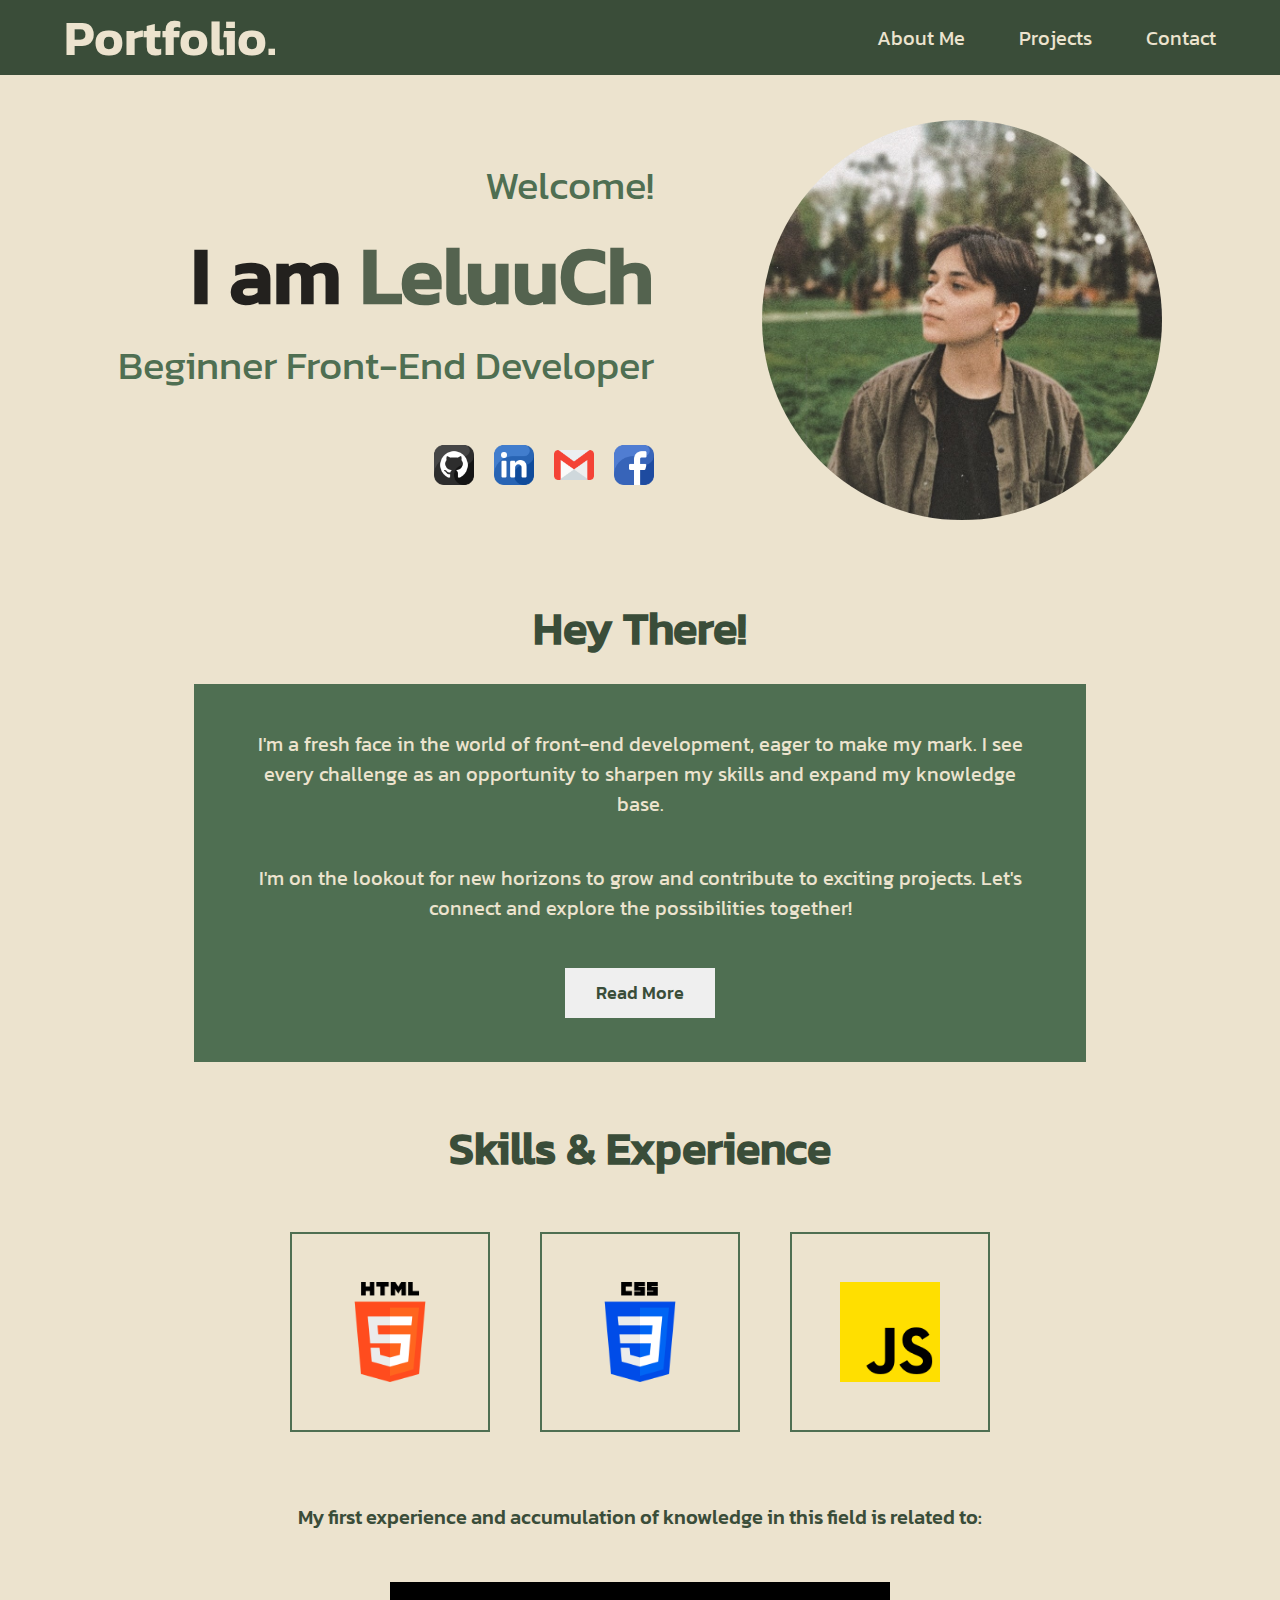
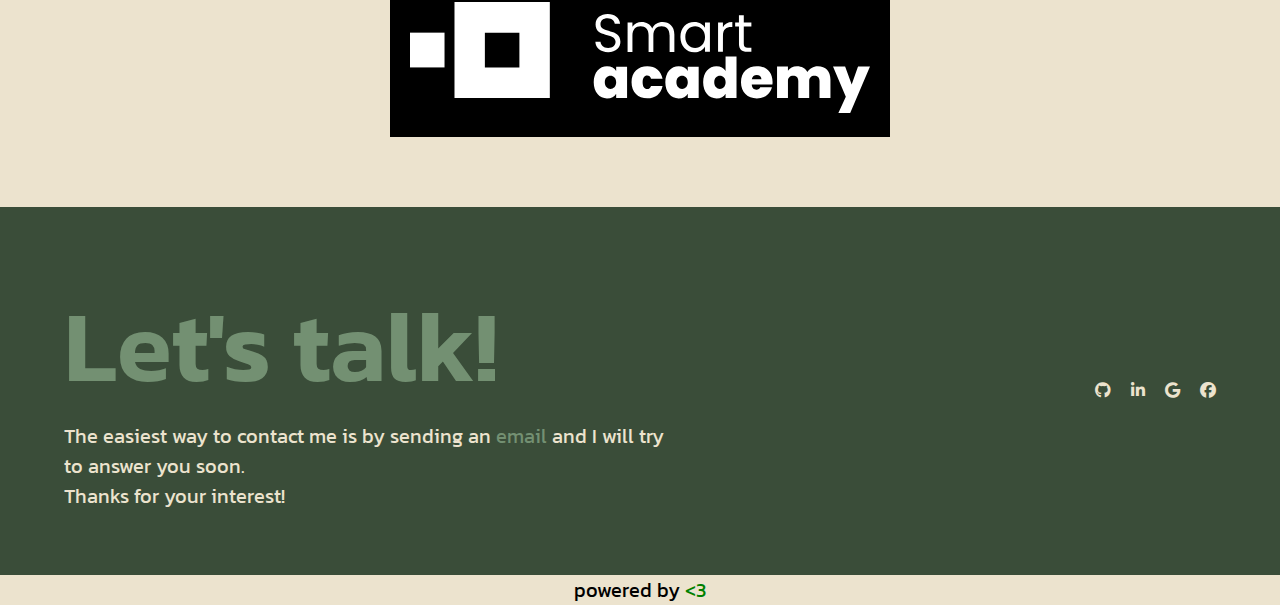
<file: index.html>
<!DOCTYPE html>
<html lang="en">
  <head>
    <meta charset="UTF-8" />
    <meta name="viewport" content="width=device-width, initial-scale=1.0" />
    <title>Portfolio</title>
    <link rel="stylesheet" href="styles.css" />
    <link rel="stylesheet" href="responsive.css" />
    <link
      rel="stylesheet"
      href="https://cdnjs.cloudflare.com/ajax/libs/font-awesome/6.5.1/css/all.min.css"
    />
    <script src="script.js"></script>
  </head>
  <body>
    <header id="header" class="fixed-header">
      <div class="container">
        <div class="header-box">
          <a class="logo" href="index.html">Portfolio.</a>
          <nav>
            <a href="about.html">About Me</a>
            <a href="projects.html">Projects</a>
            <a href="contact.html">Contact</a>
          </nav>
        </div>
      </div>
    </header>
    <section>
      <div class="container">
        <div class="introduction-box">
          <div class="introduction">
            <p>Welcome!</p>
            <h1>I am <span>LeluuCh</span></h1>
            <p>Beginner Front-End Developer</p>
            <div class="social-media">
              <a target="_blank" href="https://github.com/LeluuChMo">
                <img src="media/github (1).png" alt="github icon"
              /></a>
              <a
                target="_blank"
                href="https://www.linkedin.com/in/leluuchmorch/"
              >
                <img src="media/linkedin.png" alt="linkedin icon" />
              </a>
              <a target="_blank" href="mailto:leluuchmorchadze@gmail.com">
                <img src="media/gmail.png" alt="email icon" />
              </a>
              <a
                target="_blank"
                href="https://www.facebook.com/paranoid.sister11"
              >
                <img src="media/facebook (2).png" alt="facebook icon" />
              </a>
            </div>
          </div>
          <div class="intro-photo">
            <a href="about.html">
              <img
                src="media/186947501_4067747179930195_1314805884510970599_n.jpg"
                alt="introduction image"
              />
            </a>
          </div>
        </div>
      </div>
    </section>
    <section>
      <div class="container">
        <div class="about">
          <h2>Hey There!</h2>
          <div class="about-p">
            <p>
              I'm a fresh face in the world of front-end development, eager to
              make my mark. I see every challenge as an opportunity to sharpen
              my skills and expand my knowledge base.
            </p>
            <p>
              I'm on the lookout for new horizons to grow and contribute to
              exciting projects. Let's connect and explore the possibilities
              together!
            </p>
            <a href="about.html">
              <button class="more-button">Read More</button></a
            >
          </div>
        </div>
      </div>
    </section>
    <section>
      <div class="container">
        <div class="skills">
          <h2>Skills & Experience</h2>
          <div class="skill-icons">
            <div class="skill-icon">
              <img src="media/html-5.png" alt="html icon" />
            </div>
            <div class="skill-icon">
              <img src="media/css-3 (1).png" alt="css icon" />
            </div>
            <div class="skill-icon">
              <img src="media/js.png" alt="javascript icon" />
            </div>
          </div>
          <div class="smart-academy">
            <p>
              My first experience and accumulation of knowledge in this field is
              related to:
            </p>
            <div class="smart-academy-logo">
              <a target="_blank" href="https://smartacademy.ge/">
                <img src="media/logo-wt.svg" alt="smart academy logo"
              /></a>
            </div>
          </div>
        </div>
      </div>
    </section>
    <footer>
      <div class="footer-info">
        <div class="left-side-info">
          <h3>Let's talk!</h3>
          <p>
            The easiest way to contact me is by sending an
            <a href="mailto:leluuchmorchadze@gmail.com"> email </a> and I will
            try to answer you soon. <br />Thanks for your interest!
          </p>
        </div>
        <div class="right-side-info">
          <div class="footer-media">
            <a target="_blank" href="https://github.com/LeluuChMo"
              ><i class="fa-brands fa-github icons"></i>
            </a>
            <a target="_blank" href="https://www.instagram.com/"
              ><i class="fa-brands fa-linkedin-in icons"></i
            ></a>
            <a target="_blank" href="https://www.google.com/"
              ><i class="fa-brands fa-google icons"></i
            ></a>
            <a target="_blank" href="https://www.facebook.com/"
              ><i class="fa-brands fa-facebook icons"></i
            ></a>
          </div>
        </div>
      </div>
    </footer>
    <p class="powered-by">powered by <span><3</span></p>
  </body>
</html>
</file>
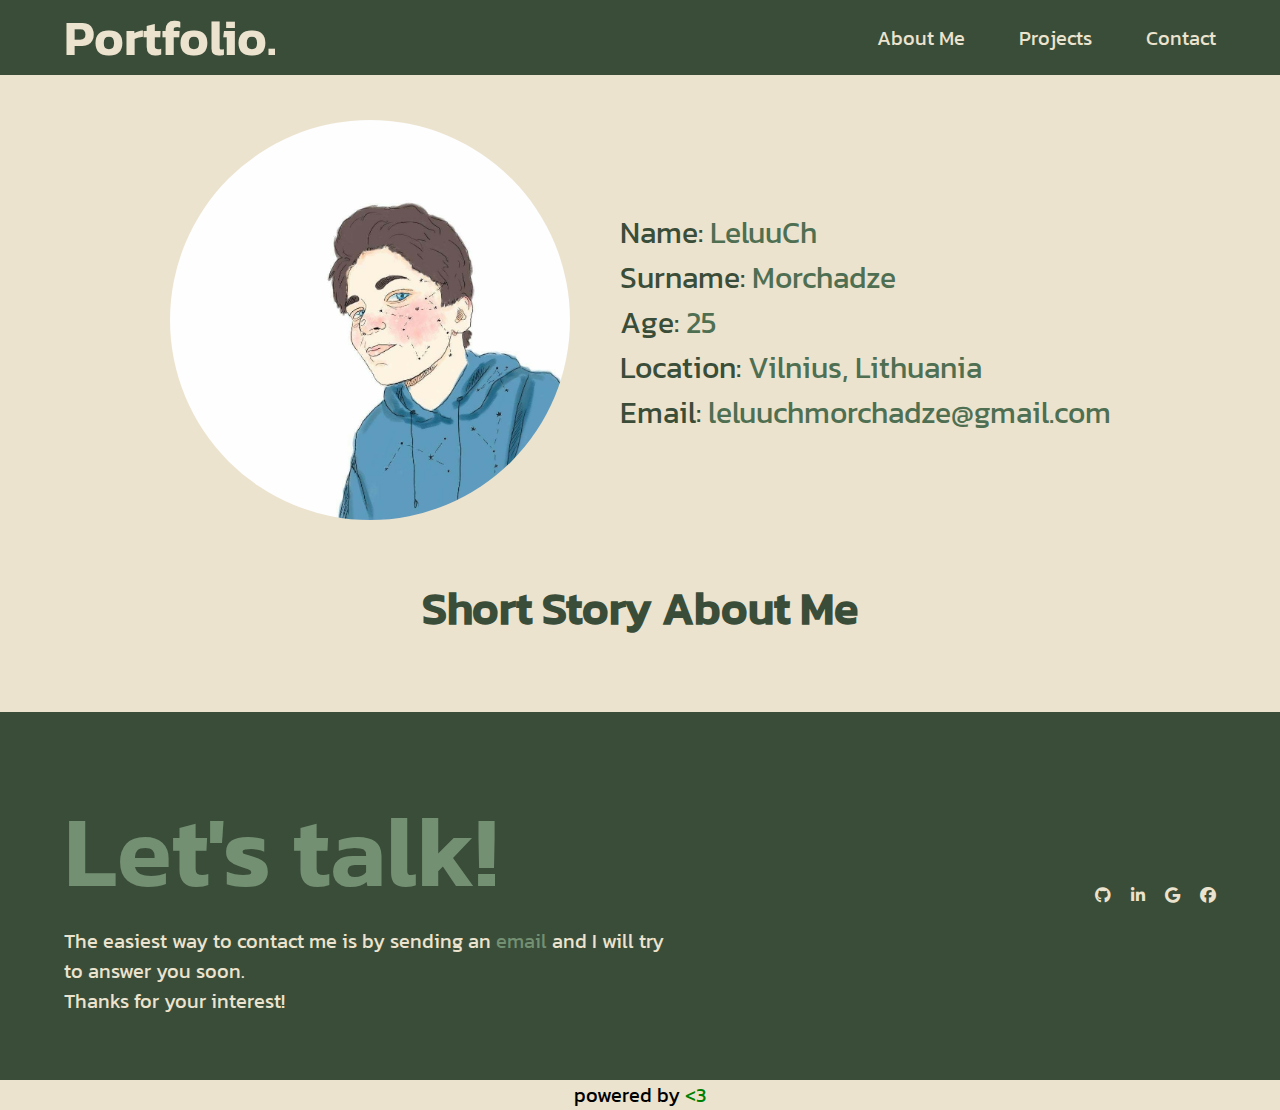
<file: about.html>
<!DOCTYPE html>
<html lang="en">
  <head>
    <meta charset="UTF-8" />
    <meta name="viewport" content="width=device-width, initial-scale=1.0" />
    <title>Portfolio</title>
    <link rel="stylesheet" href="styles.css" />
    <link rel="stylesheet" href="responsive.css" />
    <link
      rel="stylesheet"
      href="https://cdnjs.cloudflare.com/ajax/libs/font-awesome/6.5.1/css/all.min.css"
    />
    <script src="script.js"></script>
  </head>
  <body>
    <header id="header" class="fixed-header">
      <div class="container">
        <div class="header-box">
          <a class="logo" href="index.html">Portfolio.</a>
          <nav>
            <a href="about.html">About Me</a>
            <a href="projects.html">Projects</a>
            <a href="contact.html">Contact</a>
          </nav>
        </div>
      </div>
    </header>
    <section>
      <div class="container">
        <div class="about-info">
          <div class="info-photo">
            <img
              src="media/25532214_1597638896941048_4862140833845613087_o.jpg"
              alt="info image"
            />
          </div>
          <div class="info">
            <p>Name: <span>LeluuCh</span></p>
            <p>Surname: <span>Morchadze</span></p>
            <p>Age: <span>25</span></p>
            <p>Location: <span>Vilnius, Lithuania</span></p>
            <p>Email: <span>leluuchmorchadze@gmail.com</span></p>
          </div>
        </div>
      </div>
    </section>
    <section>
      <article>
        <h2 class="short-story-header">Short Story About Me</h2>
      </article>
    </section>
    <footer>
      <div class="footer-info">
        <div class="left-side-info">
          <h3>Let's talk!</h3>
          <p>
            The easiest way to contact me is by sending an
            <a href="mailto:leluuchmorchadze@gmail.com"> email </a> and I will
            try to answer you soon. <br />Thanks for your interest!
          </p>
        </div>
        <div class="right-side-info">
          <div class="footer-media">
            <a target="_blank" href="https://github.com/LeluuChMo"
              ><i class="fa-brands fa-github icons"></i>
            </a>
            <a target="_blank" href="https://www.instagram.com/"
              ><i class="fa-brands fa-linkedin-in icons"></i
            ></a>
            <a target="_blank" href="https://www.google.com/"
              ><i class="fa-brands fa-google icons"></i
            ></a>
            <a target="_blank" href="https://www.facebook.com/"
              ><i class="fa-brands fa-facebook icons"></i
            ></a>
          </div>
        </div>
      </div>
    </footer>
    <p class="powered-by">powered by <span><3</span></p>
  </body>
</html>
</file>
<file: styles.css>
* {
  box-sizing: border-box;
  padding: 0%;
  margin: 0%;
}
@font-face {
  font-family: "kanit-regular";
  src: url(fonts/Kanit-Regular.ttf) format(truetype);
}
@font-face {
  font-family: "kanit-medium";
  src: url(fonts/Kanit-Medium.ttf) format(truetype);
}
@font-face {
  font-family: "kanit-semibold";
  src: url(fonts/Kanit-SemiBold.ttf) format(truetype);
}
body {
  width: 100%;
  background-color: #ece3ce;
}
.container {
  max-width: 100%;
  margin: 0% auto;
}
header {
  position: fixed;
  top: 0;
  width: 100%;
  z-index: 999;
  background-color: #3a4d39;
  transition: 3s;
}
.fixed-header.opaque {
  background-color: rgba(58, 77, 57, 0.8);
}
.header-box {
  display: flex;
  justify-content: space-between;
  align-items: center;
  margin-left: 5%;
  margin-right: 5%;
}
.header-box a {
  text-decoration: none;
  color: #ece3ce;
}
.logo {
  font-size: 50px;
  font-family: "kanit-semibold", sans-serif;
}
nav a {
  margin-left: 50px;
  font-size: 20px;
  font-family: "kanit-regular", sans-serif;
}
nav a:hover {
  color: #739072;
}
.introduction-box {
  display: flex;
  justify-content: space-around;
  align-items: center;
  margin-left: 5%;
  margin-right: 5%;
  margin-top: 120px;
}
.introduction {
  text-align: end;
}
.introduction p {
  color: #4f6f52;
  font-size: 40px;
  font-family: "kanit-regular", sans-serif;
}
h1 {
  opacity: 0.85;
  font-size: 80px;
  font-family: "kanit-medium", sans-serif;
}
h1 span {
  color: #3a4d39;
}
.social-media {
  display: flex;
  justify-content: end;
  gap: 20px;
  margin-top: 50px;
}
.social-media a {
  text-decoration: none;
}
.social-media img {
  width: 40px;
}
.social-media img:hover {
  scale: 0.9;
}
.intro-photo:hover {
  scale: 0.9;
  cursor: pointer;
}
.intro-photo img {
  width: 400px;
  height: 400px;
  border-radius: 50%;
  object-fit: contain;
}
.about {
  margin-top: 50px;
  text-align: center;
  padding-top: 20px;
}
h2 {
  color: #3a4d39;
  font-size: 45px;
  font-family: "kanit-medium", sans-serif;
  text-align: center;
}
.about-p {
  background-color: #4f6f52;
  color: #ece3ce;
  border: 2px solid #ece3ce;
  margin-top: 20px;
  margin-left: 15%;
  margin-right: 15%;
  font-family: "kanit-regular", sans-serif;
}
.about-p p {
  margin: 5%;
  font-size: 20px;
}
.more-button {
  width: 150px;
  height: 50px;
  margin-bottom: 5%;
  font-size: 18px;
  font-family: "kanit-medium", sans-serif;
  color: #3a4d39;
  border: none;
}
.more-button:hover {
  color: #ece3ce;
  background-color: #739072;
  cursor: pointer;
}
.skills {
  margin-top: 50px;
}
.skill-icons {
  display: flex;
  justify-content: center;
  margin-top: 50px;
  gap: 50px;
}
.skill-icon {
  display: flex;
  justify-content: center;
  align-items: center;
  width: 200px;
  height: 200px;
  border: 2px solid #4f6f52;
}
.skill-icon img {
  width: 100px;
}
.about-info {
  display: flex;
  justify-content: center;
  align-items: center;
  margin-top: 120px;
  gap: 50px;
}
.info-photo img {
  width: 400px;
  height: 400px;
  border-radius: 50%;
  object-fit: contain;
}
.info-photo:hover {
  scale: 0.9;
  transition-duration: 1s;
}
.info {
  color: #3a4d39;
  font-size: 30px;
  font-family: "kanit-regular", sans-serif;
}
.info p {
  gap: 50px;
}
.info span {
  color: #4f6f52;
}
.short-story-header {
  margin-top: 50px;
}
.skills p {
  color: #3a4d39;
  font-size: 20px;
  font-family: "kanit-medium", sans-serif;
}
.smart-academy {
  display: flex;
  flex-direction: column;
  align-items: center;
  justify-content: center;
  gap: 50px;
  margin-top: 70px;
}
.smart-academy-logo:hover {
  scale: 0.9;
  transition-duration: 1s;
}
.smart-academy-logo {
  width: 500px;
  height: auto;
  background-color: #000;
}
.smart-academy-logo img {
  padding: 20px;
}
footer {
  background-color: #3a4d39;
  margin-top: 70px;
}
.footer-info {
  display: flex;
  justify-content: space-between;
  align-items: center;
  padding: 5%;
}
.left-side-info {
  width: 600px;
}
h3 {
  color: #739072;
  font-family: "kanit-semibold", sans-serif;
  font-size: 100px;
}
.left-side-info p {
  color: #ece3ce;
  font-family: "kanit-regular", sans-serif;
  font-size: 20px;
}
.left-side-info p a {
  color: #739072;
  text-decoration: none;
}
.left-side-info p a:hover {
  color: #4f6f52;
}
.footer-media {
  display: flex;
  justify-content: end;
  gap: 20px;
}
.icons {
  color: #ece3ce;
}
.icons:hover {
  color: #739072;
}
.powered-by {
  text-align: center;
  font-size: 20px;
  font-family: "kanit-regular", sans-serif;
}
.powered-by span {
  color: green;
}
</file>
<file: responsive.css>
@media (max-width: 768px) {
  nav a {
    display: none;
  }
  .header-box {
    justify-content: center;
  }
  .about {
    margin-top: 30px;
  }
  .about-p {
    margin: 0%;
  }
  .about-p p {
    margin-left: 15%;
    margin-right: 15%;
  }
  .skill-icons {
    flex-wrap: wrap;
  }
  .info {
    font-size: 20px;
    text-align: center;
  }
}
@media (max-width: 1024px) {
  .introduction-box {
    flex-direction: column-reverse;
  }
  .introduction {
    margin-top: 50px;
    text-align: center;
  }
  .introduction p {
    font-size: 20px;
  }
  h1 {
    font-size: 50px;
  }
  .social-media {
    justify-content: center;
  }
  .social-media img {
    width: 40px;
  }
  .intro-photo img {
    width: 300px;
    height: 300px;
  }
  .about-info {
    flex-wrap: wrap;
  }
  .info-photo img {
    width: 300px;
    height: 300px;
  }
}
</file>
